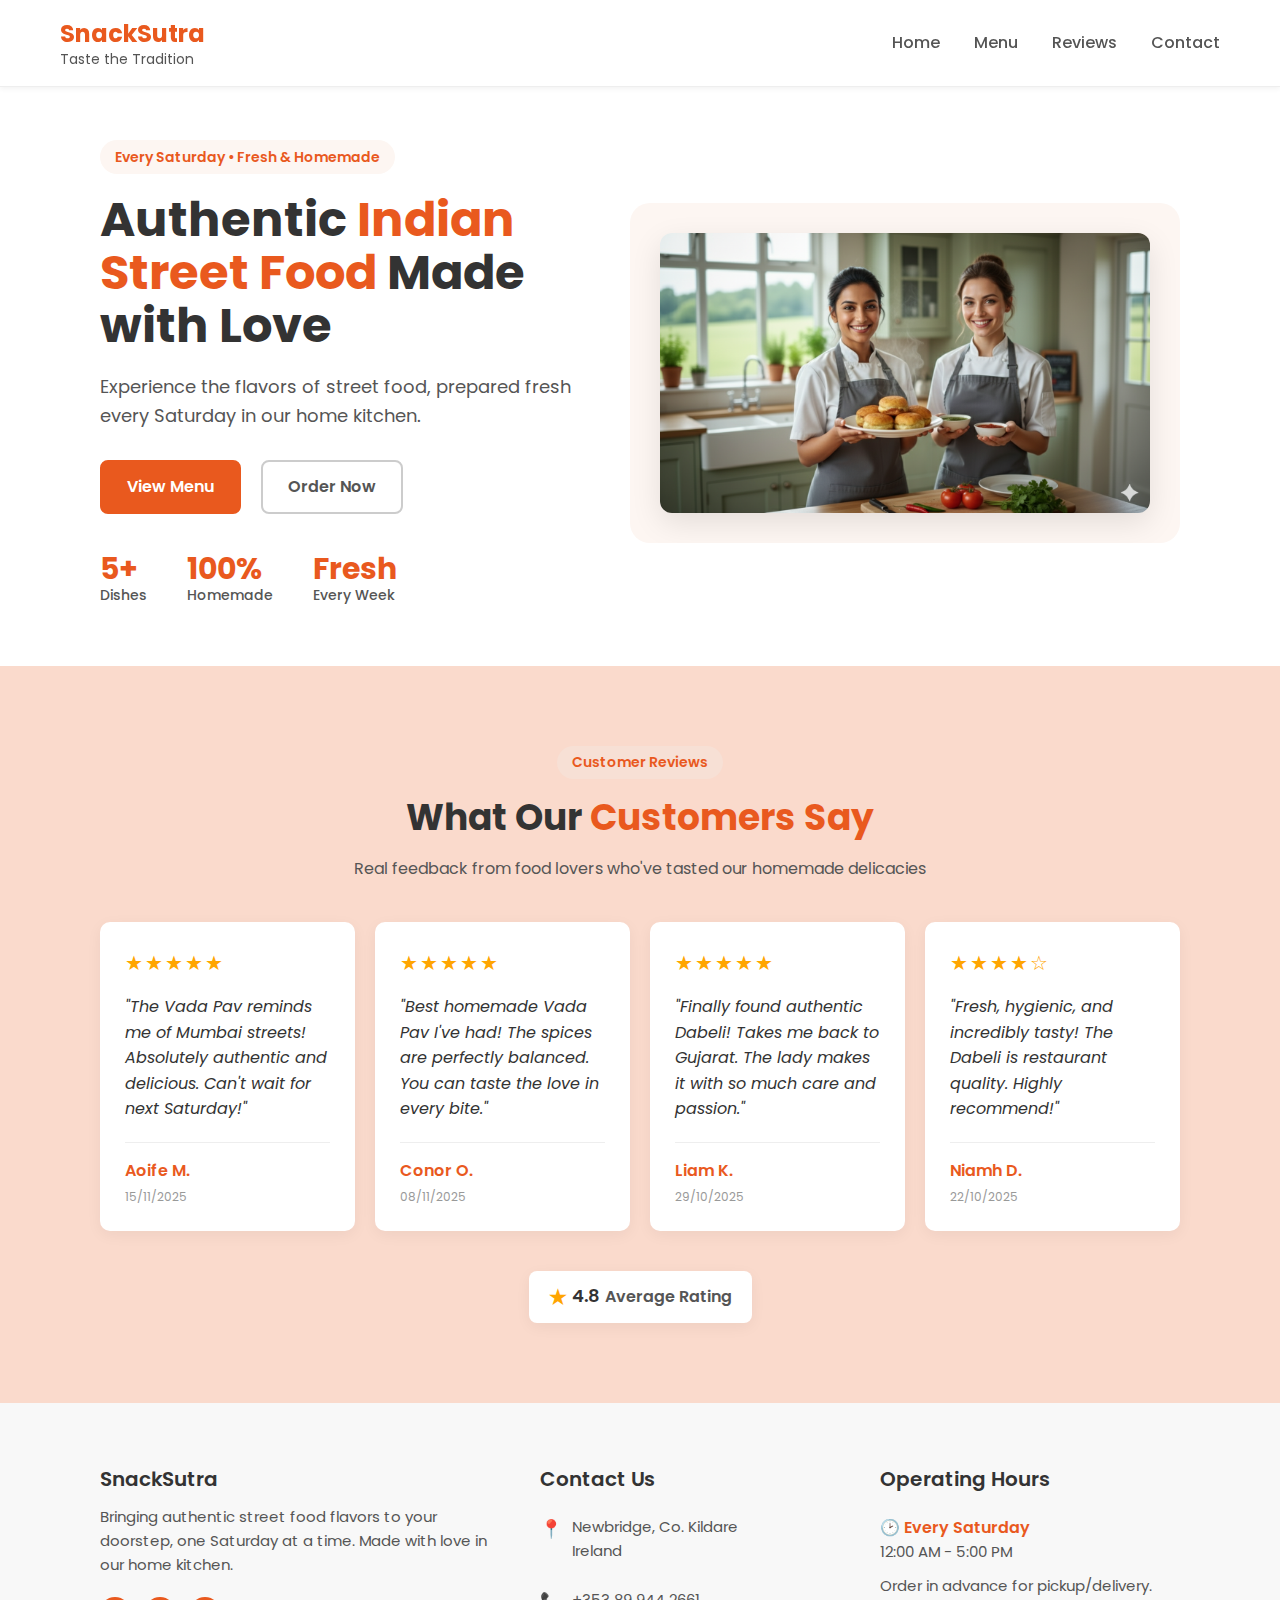
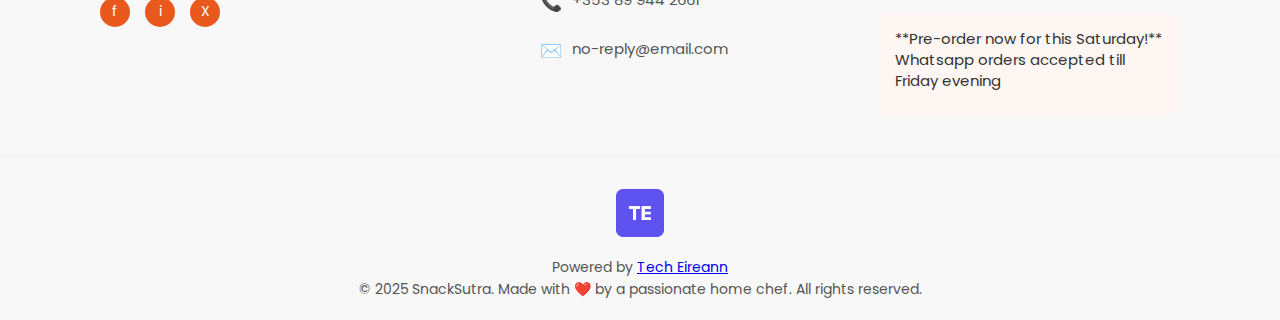
<file: index.html>
<!DOCTYPE html>
<html lang="en">

<head>
    <meta charset="UTF-8">
    <meta name="google-site-verification" content="FhNm3AB33wA0UoeAy8xHzqr9ftUm0bjw6jYN46qaxyM" />
    <meta name="viewport" content="width=device-width, initial-scale=1.0">
    <title>SnackSutra - Taste the Tradition</title>

    <meta name="description" content="Experience the flavors of street food, prepared fresh every Saturday in our home kitchen.">
    <meta name="keywords" content="snack sutra, street food, cloud kitchen, homemade food, Indian food Dublin, Vada Pav, local pickup, weekend specials">
    <link rel="canonical" href="https://snacksutra.techeireann.com/">

    <meta property="og:title" content="SnackSutra | Taste the Tradition">
    <meta property="og:description" content="Homemade Indian street food specials available every weekend.">
    <meta property="og:image" content="https://snacksutra.techeireann.com/assets/hero-image.png">
    <meta property="og:url" content="https://snacksutra.techeireann.com/">
    <meta property="og:type" content="website">

    <link rel="preconnect" href="https://fonts.googleapis.com">
    <link rel="preconnect" href="https://fonts.gstatic.com" crossorigin>
    <link href="https://fonts.googleapis.com/css2?family=Poppins:wght@400;500;600;700&display=swap" rel="stylesheet">

    <link rel="stylesheet" href="css/index.css">
</head>

<!-- Google tag (gtag.js) -->
<script async src="https://www.googletagmanager.com/gtag/js?id=G-PM2L9CE81Z"></script>
<script>
  window.dataLayer = window.dataLayer || [];
  function gtag(){dataLayer.push(arguments);}
  gtag('js', new Date());

  gtag('config', 'G-PM2L9CE81Z');
</script>

<body>

    <header class="header">
        <div class="header-container">
            <div class="logo">
                <a href="#home" class="logo-link">
                    <h1 class="logo-name">business.name</h1>
                    <p class="logo-tagline">business.tagline</p>
                </a>
            </div>

            <button class="menu-toggle" aria-label="Toggle navigation">&#9776; </button>

            <nav class="nav">
                <a href="#home">Home</a>
                <a href="menu.html">Menu</a>
                <a href="#reviews">Reviews</a>
                <a href="#contact">Contact</a>
            </nav>
        </div>
    </header>

    <div id="home" class="spacer"></div>

    <section class="hero-section">
        <div class="hero-content">
            <p class="hero-tag">heroContent.heroTag</p>
            <h2 class="hero-title">heroContent.heroTitle1 <span class="highlight-text">heroContent.heroTitle2</span>
                heroContent.heroTitle3</h2>
            <p class="hero-description">heroContent.heroDescription</p>
            <div class="hero-actions">
                <a href="menu.html" class="btn btn-primary">View Menu</a>
                <a href="menu.html" class="btn btn-secondary">Order Now</a>
            </div>
            <div class="hero-stats">
                <div>
                    <span class="stat-number">5+</span>
                    <span class="stat-text">Dishes</span>
                </div>
                <div>
                    <span class="stat-number">100%</span>
                    <span class="stat-text">Homemade</span>
                </div>
                <div>
                    <span class="stat-number">Fresh</span>
                    <span class="stat-text">Every Week</span>
                </div>
            </div>
        </div>
        <div class="hero-image-container">
            <img class="hero-image" src="assets/hero-image.png" alt="Smiling lady holding a plate of food" class="hero-image">
        </div>
    </section>

    <section id="reviews" class="reviews-section">
        <p class="reviews-tag">Customer Reviews</p>
        <h3 class="reviews-title">What Our <span class="highlight-text">Customers Say</span></h3>
        <p class="reviews-subtitle">Real feedback from food lovers who've tasted our homemade delicacies</p>

        <div class="reviews-grid">
            <div class="review-card">
                <div class="stars">★★★★★</div>
                <p class="review-text">"The Vada Pav reminds me of Mumbai streets! Absolutely authentic and delicious.
                    Can't wait for next Saturday!"</p>
                <div class="reviewer-info">
                    <p class="reviewer-name">Priya Sharma</p>
                    <p class="review-date">2 weeks ago</p>
                </div>
            </div>
        </div>

        <div class="average-rating">
            <span class="rating-star">★</span> <span class="rating-score">5.0</span> Average Rating
        </div>
    </section>

    <footer id="contact" class="footer">
        <div class="footer-container">

            <div class="footer-block about-us">
                <h4 class="footer-title logo-name">business.name</h4>
                <p>home.footerAbout</p>
                <div class="social-links">
                    <a href="social.facebook" class="social-icon">f</a>
                    <a href="social.instagram" class="social-icon">i</a>
                    <a href="social.twitter" class="social-icon">X</a>
                </div>
            </div>

            <div class="footer-block contact-us">
                <h4 class="footer-title">Contact Us</h4>
                <div class="contact-item">
                    <span class="contact-icon">📍</span>
                    <p>business.addressLine1<br>business.addressLine2</p>
                </div>
                <div class="contact-item">
                    <span class="contact-icon">📞</span>
                    <p>business.contactNumber</p>
                </div>
                <div class="contact-item">
                    <span class="contact-icon">✉️</span>
                    <p>business.email</p>
                </div>
            </div>

            <div class="footer-block operating-hours">
                <h4 class="footer-title">Operating Hours</h4>
                <div class="operating-item">
                    <span class="operating-label">🕑 operations.days</span>
                    <p>operations.hours</p>
                </div>
                <p class="order-info">operations.orderInfo</p>
                <div class="pre-order-box">
                    <p class="pre-order-text">operations.preOrderText</p>
                </div>
            </div>

        </div>

        <div class="copyright">
            <a href="https://www.techeireann.com/" target="_blank">
                <img src="assets/te-icon-72x72.png" alt="Tech Éireann Icon" class="tech-icon">
            </a>
            <div>Powered by <a href="https://www.techeireann.com/" target="_blank">Tech Eireann</a></div>
            <p>home.copyright</p>
        </div>

    </footer>

    <script src="js/config.js"></script>
    <script src="js/common.js"></script>
    <script src="js/index.js"></script>
    <script src="js/feedback.js"></script>

</body>

</html>
</file>
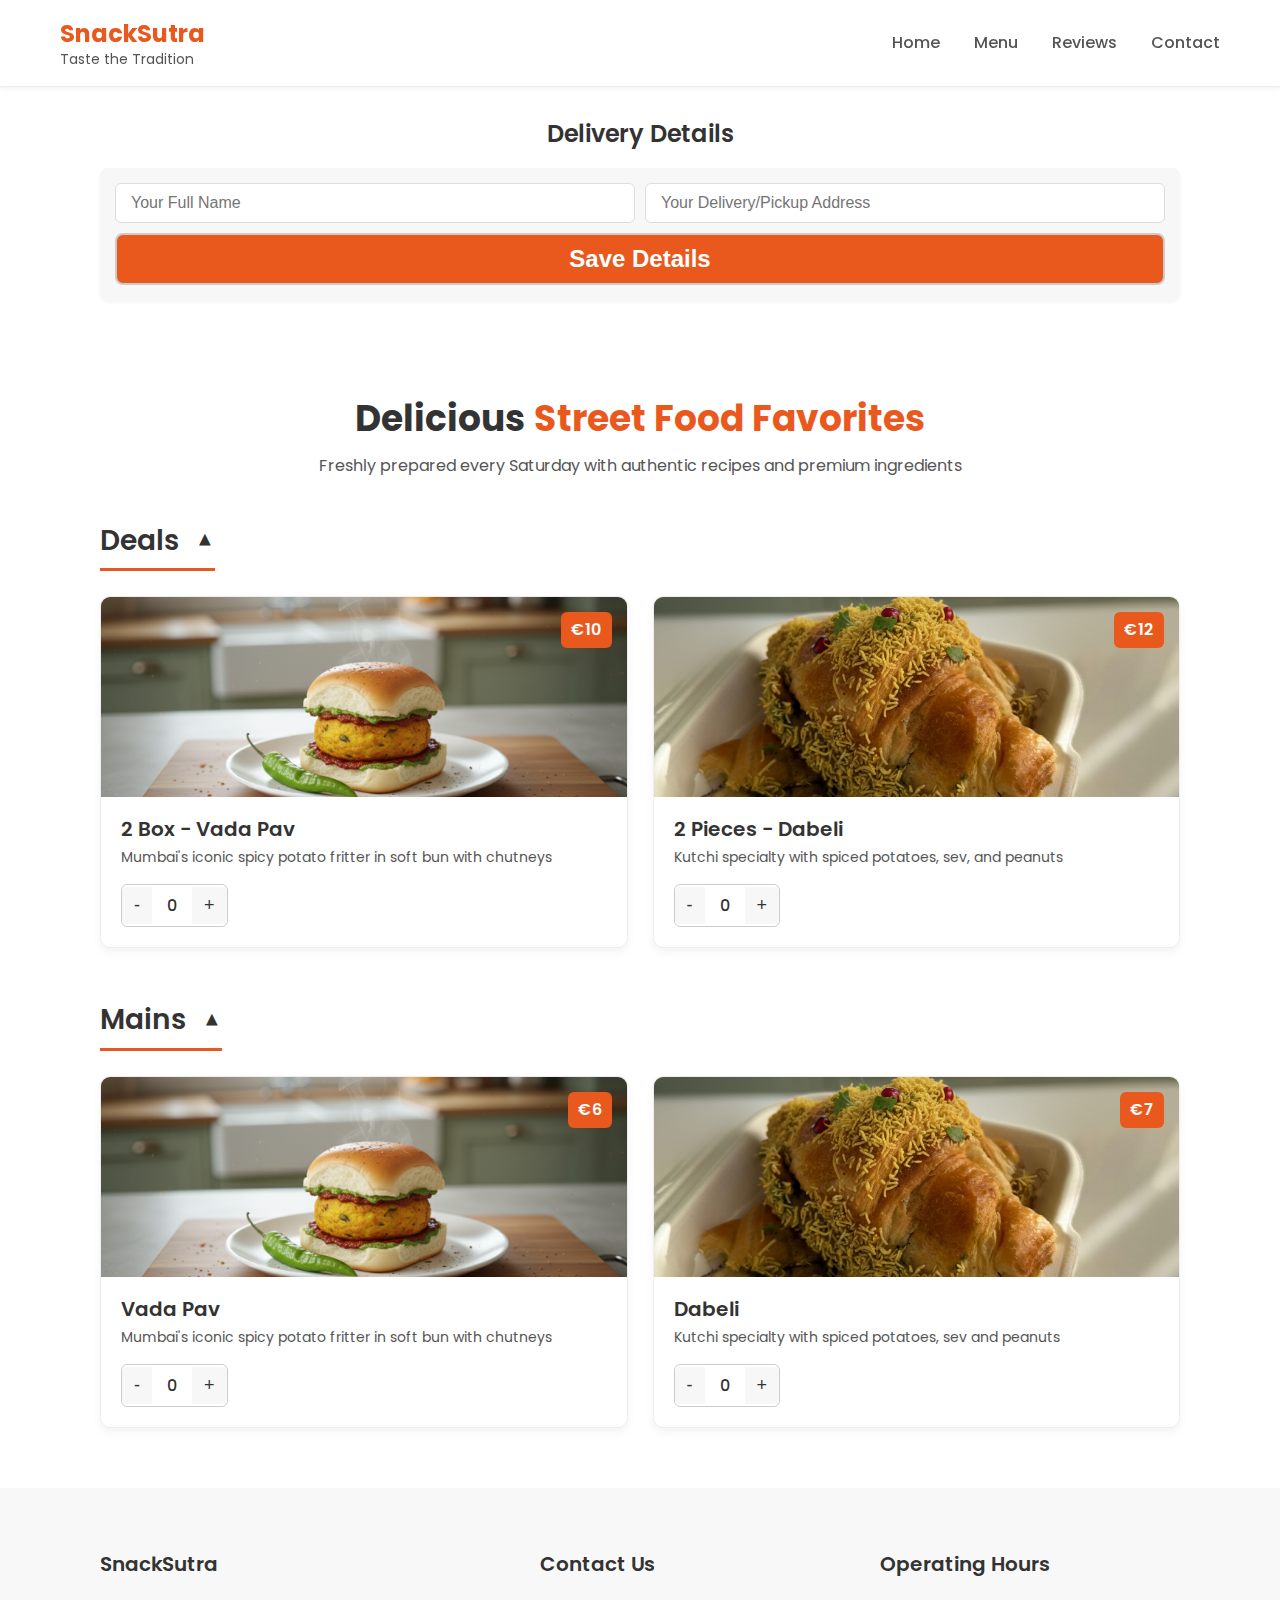
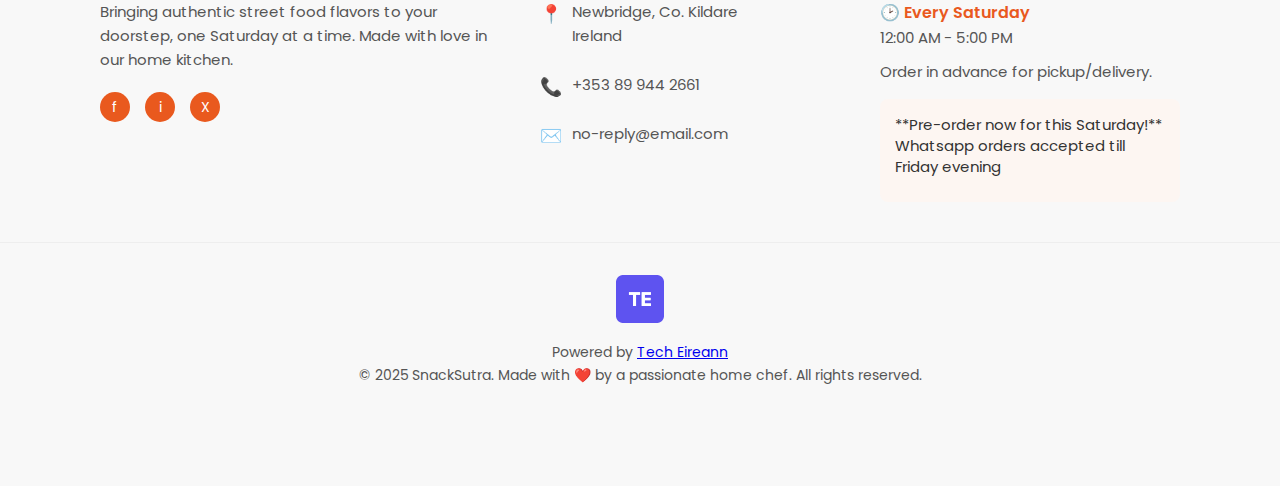
<file: menu.html>
<!DOCTYPE html>
<html lang="en">

<head>
    <meta charset="UTF-8">
    <meta name="google-site-verification" content="FhNm3AB33wA0UoeAy8xHzqr9ftUm0bjw6jYN46qaxyM" />
    <meta name="viewport" content="width=device-width, initial-scale=1.0">
    <title>SnackSutra - Menu</title>

    <meta name="description" content="Experience the flavors of street food, prepared fresh every Saturday in our home kitchen.">
    <meta name="keywords" content="snack sutra, street food, cloud kitchen, homemade food, Indian food Dublin, Vada Pav, local pickup, weekend specials">
    <link rel="canonical" href="https://snacksutra.techeireann.com/">

    <meta property="og:title" content="SnackSutra | Taste the Tradition">
    <meta property="og:description" content="Homemade Indian street food specials available every weekend.">
    <meta property="og:image" content="https://snacksutra.techeireann.com/assets/hero-image.png">
    <meta property="og:url" content="https://snacksutra.techeireann.com/">
    <meta property="og:type" content="website">

    <link rel="preconnect" href="https://fonts.googleapis.com">
    <link rel="preconnect" href="https://fonts.gstatic.com" crossorigin>
    <link href="https://fonts.googleapis.com/css2?family=Poppins:wght@400;500;600;700&display=swap" rel="stylesheet">

    <link rel="stylesheet" href="css/menu.css">
</head>

<!-- Google tag (gtag.js) -->
<script async src="https://www.googletagmanager.com/gtag/js?id=G-PM2L9CE81Z"></script>
<script>
  window.dataLayer = window.dataLayer || [];
  function gtag(){dataLayer.push(arguments);}
  gtag('js', new Date());

  gtag('config', 'G-PM2L9CE81Z');
</script>

<body>

    <header class="header">
        <div class="header-container">
            <div class="logo">
                <a href="index.html" class="logo-link">
                    <h1 class="logo-name">business.name</h1>
                    <p class="logo-tagline">business.tagline</p>
                </a>
            </div>

            <button class="menu-toggle" aria-label="Toggle navigation">&#9776; </button>

            <nav class="nav">
                <a href="index.html">Home</a>
                <a href="#home">Menu</a>
                <a href="index.html#reviews">Reviews</a>
                <a href="#contact">Contact</a>
            </nav>
        </div>
    </header>

    <div id="home" class="spacer"></div>

    <section class="customer-details-section">
        <h3 class="section-heading">Delivery Details</h3>
        <div class="customer-input-container">
            <input type="text" id="customerName" placeholder="Your Full Name" aria-label="Customer Name Input">
            <input type="text" id="customerAddress" placeholder="Your Delivery/Pickup Address" aria-label="Customer Address Input">
            <button id="saveDetailsBtn" class="btn btn-secondary">Save Details</button>
        </div>
        <p id="detailsStatus" class="details-status"></p>
    </section>

    <section class="menu-section">
        <div class="menu-header">
            <h2 class="menu-title">Delicious <span class="highlight-text">Street Food Favorites</span></h2>
            <p class="menu-subtitle">Freshly prepared every Saturday with authentic recipes and premium ingredients</p>
        </div>

        <div class="menu-grid">
        </div>
    </section>

    <div id="cart-summary" class="cart-summary hidden">
        <div class="cart-details" onclick="toggleExpandedCart()">
            <span class="cart-icon">🛒</span>
            <span id="item-count">0 Items</span>
            <span class="separator">|</span>
            <span id="total-price">€0</span>
            <span class="cart-arrow">▲</span>
        </div>
        <button id="checkout-button" class="btn btn-primary" onclick="generateWhatsAppOrder()">Order via
            WhatsApp</button>
    </div>

    <div id="expanded-cart" class="expanded-cart hidden">
        <div class="expanded-cart-content">
            <div class="expanded-cart-header">
                <h3>Your Order Details</h3>
                <button class="close-btn" onclick="toggleExpandedCart()">✕</button>
            </div>

            <div id="cart-item-list" class="cart-item-list">
                <p class="empty-cart-message">Your cart is empty. Add some delicious food!</p>
            </div>

            <div class="expanded-cart-footer">
                <div class="expanded-cart-totals">
                    <button id="clear-cart-btn" class="btn btn-secondary" onclick="clearCart()">Clear Cart</button>
                    <p>Total: <span id="expanded-total-price">€0</span></p>
                </div>
                <button class="btn btn-primary" onclick="generateWhatsAppOrder()">Proceed to WhatsApp Order</button>
            </div>
        </div>
    </div>

    <footer id="contact" class="footer">
        <div class="footer-container">

            <div class="footer-block about-us">
                <h4 class="footer-title logo-name">business.name</h4>
                <p>home.footerAbout</p>
                <div class="social-links">
                    <a href="social.facebook" class="social-icon">f</a>
                    <a href="social.instagram" class="social-icon">i</a>
                    <a href="social.twitter" class="social-icon">X</a>
                </div>
            </div>

            <div class="footer-block contact-us">
                <h4 class="footer-title">Contact Us</h4>
                <div class="contact-item">
                    <span class="contact-icon">📍</span>
                    <p>business.addressLine1<br>business.addressLine2</p>
                </div>
                <div class="contact-item">
                    <span class="contact-icon">📞</span>
                    <p>business.contactNumber</p>
                </div>
                <div class="contact-item">
                    <span class="contact-icon">✉️</span>
                    <p>business.email</p>
                </div>
            </div>

            <div class="footer-block operating-hours">
                <h4 class="footer-title">Operating Hours</h4>
                <div class="operating-item">
                    <span class="operating-label">🕑 operations.days</span>
                    <p>operations.hours</p>
                </div>
                <p class="order-info">operations.orderInfo</p>
                <div class="pre-order-box">
                    <p class="pre-order-text">operations.preOrderText</p>
                </div>
            </div>

        </div>

        <div class="copyright">
            <a href="https://www.techeireann.com/" target="_blank">
                <img src="assets/te-icon-72x72.png" alt="Tech Éireann Icon" class="tech-icon">
            </a>
            <div>Powered by <a href="https://www.techeireann.com/" target="_blank">Tech Eireann</a></div>
            <p>home.copyright</p>
            <div class="spacer"></div>
        </div>

    </footer>

    <script src="js/config.js"></script>
    <script src="js/common.js"></script>
    <script src="js/menu.js"></script>

</body>

</html>
</file>
<file: css/index.css>
/* --- Global Reset & Variables --- */
:root {
    --primary-color: #e9591e;
    --secondary-color: #ffa500;
    --text-color: #333;
    --light-text-color: #555;
    --background-color: #fff;
    --light-background: #fdf6f2;
    --review-background: #fadacc;
    --font-family: 'Poppins', sans-serif;
    --max-width: 1200px;
    --padding-sides: 60px;
}

* {
    margin: 0;
    padding: 0;
    box-sizing: border-box;
}

body {
    font-family: var(--font-family);
    color: var(--text-color);
    background-color: var(--background-color);
    line-height: 1.6;
}

/* --- Utility Classes --- */
.highlight-text {
    color: var(--primary-color);
}

.btn {
    display: inline-block;
    padding: 12px 25px;
    border-radius: 8px;
    text-decoration: none;
    font-weight: 600;
    transition: background-color 0.3s;
    text-align: center;
    white-space: nowrap; /* Prevent button text from wrapping */
}

.btn-primary {
    background-color: var(--primary-color);
    color: #fff;
    border: 2px solid var(--primary-color);
}

.btn-primary:hover {
    background-color: #d8480d;
}

.btn-secondary {
    background-color: #fff;
    color: var(--light-text-color);
    border: 2px solid #ccc;
}

.btn-secondary:hover {
    background-color: #f0f0f0;
}

/* --- Header --- */
/* --- Header Fix (Update this section in menu.css) --- */
.header {
    /* New Properties for Fixed Positioning */
    position: fixed; /* Keep header visible during scroll */
    top: 0;          /* Pin it to the top edge */
    left: 0;         /* Pin it to the left edge */
    width: 100%;     /* Ensure it spans the full width of the viewport */
    z-index: 1000;   /* Ensure it stays on top of other content */
    
    /* Existing Layout Properties (Keep these) */
    display: flex;
    justify-content: space-between;
    align-items: center;
    
    /* Use a background color for visibility over scrolling content */
    background-color: var(--background-color); /* Usually white (#fff) */
    
    /* Max-width logic needs to be handled inside the header or removed */
    /* REMOVE: max-width: var(--max-width); */ 
    
    /* Padding adjustments for the fixed bar */
    padding: 15px var(--padding-sides);
    border-bottom: 1px solid #eee;
    
    /* Add a subtle shadow to lift it off the page */
    box-shadow: 0 2px 5px rgba(0,0,0,0.05); 
}

/* Add a container inside the header to maintain max-width centering */
.header-container {
    max-width: var(--max-width);
    width: 100%;
    margin: 0 auto;
    display: flex;
    justify-content: space-between;
    align-items: center;
}

.logo-name {
    font-size: 24px;
    font-weight: 700;
    color: var(--primary-color);
}

.logo-tagline {
    font-size: 14px;
    color: var(--light-text-color);
    margin-top: -5px;
}

/* --- CSS Fix for Logo Link --- */
.logo-link {
    text-decoration: none; /* Removes underline from the link */
    color: inherit;      /* Ensures text color is inherited, usually fine, but good practice */
}

/* Optional: If you want the whole logo area to highlight on hover */
.logo-link:hover .logo-name {
    color: var(--primary-color); /* Matches your primary color hover style */
}

.nav a {
    margin-left: 30px;
    text-decoration: none;
    color: var(--light-text-color);
    font-weight: 500;
    transition: color 0.3s;
}

.nav a:hover {
    color: var(--primary-color);
}

/* Hamburge menu */
/* --- Desktop & General Styles --- */
.menu-toggle {
    display: none; /* Hidden on desktop */
    background: none;
    border: none;
    font-size: 30px;
    cursor: pointer;
    color: var(--primary-color);
}

/* Spacer after header */
.spacer {
    height: 80px; /* Adjust this value if your header height changes */
    width: 100%;
}

/* Hamburger menu - END */

/* --- Hero Section --- */
.hero-section {
    max-width: var(--max-width);
    margin: 60px auto;
    padding: 0 var(--padding-sides);
    display: flex;
    align-items: center;
    gap: 40px;
}

.hero-content {
    flex: 1;
}

.hero-image-container {
    flex: 1;
    background: var(--light-background);
    border-radius: 20px;
    padding: 30px;
    position: relative;
    overflow: hidden;
}

.hero-image {
    width: 100%;
    height: auto;
    display: block;
    border-radius: 12px;
    box-shadow: 0 10px 30px rgba(0,0,0,0.1);
}

.hero-tag {
    display: inline-block;
    background-color: var(--light-background);
    color: var(--primary-color);
    padding: 6px 15px;
    border-radius: 20px;
    font-weight: 600;
    font-size: 14px;
    margin-bottom: 20px;
}

.hero-title {
    font-size: 48px;
    font-weight: 700;
    line-height: 1.1;
    margin-bottom: 20px;
}

.hero-description {
    font-size: 18px;
    color: var(--light-text-color);
    margin-bottom: 30px;
}

.hero-actions {
    display: flex;
    gap: 20px;
    margin-bottom: 40px;
}

.hero-stats {
    display: flex;
    gap: 40px;
}

.hero-stats div {
    display: flex;
    flex-direction: column;
    text-align: left;
}

.stat-number {
    font-size: 30px;
    font-weight: 700;
    color: var(--primary-color);
    line-height: 1;
}

.stat-text {
    font-size: 14px;
    color: var(--light-text-color);
    font-weight: 500;
}

/* --- Reviews Section --- */
.reviews-section {
    padding: 80px 0;
    background-color: var(--review-background);
    text-align: center;
}

.reviews-tag {
    display: inline-block;
    background-color: #f7e0d5;
    color: var(--primary-color);
    padding: 5px 15px;
    border-radius: 20px;
    font-size: 14px;
    font-weight: 600;
    margin-bottom: 10px;
}

.reviews-title {
    font-size: 36px;
    font-weight: 700;
    margin-bottom: 10px;
}

.reviews-subtitle {
    font-size: 16px;
    color: var(--light-text-color);
    margin-bottom: 40px;
}

.reviews-grid {
    max-width: var(--max-width);
    margin: 0 auto;
    padding: 0 var(--padding-sides);
    display: grid;
    grid-template-columns: repeat(4, 1fr);
    gap: 20px;
    margin-bottom: 40px;
}

.review-card {
    background-color: #fff;
    padding: 25px;
    border-radius: 10px;
    text-align: left;
    box-shadow: 0 4px 15px rgba(0,0,0,0.05);
}

.stars {
    color: var(--secondary-color);
    font-size: 20px;
    letter-spacing: 2px;
    margin-bottom: 15px;
}

.review-text {
    font-size: 16px;
    font-style: italic;
    color: var(--text-color);
    margin-bottom: 20px;
    min-height: 90px; /* Ensure uniform height */
}

.reviewer-info {
    border-top: 1px solid #eee;
    padding-top: 15px;
}

.reviewer-name {
    font-weight: 600;
    color: var(--primary-color);
    margin-bottom: 3px;
}

.review-date {
    font-size: 12px;
    color: #999;
}

.average-rating {
    display: inline-flex;
    align-items: center;
    background-color: #fff;
    padding: 10px 20px;
    border-radius: 8px;
    font-weight: 600;
    color: var(--light-text-color);
    box-shadow: 0 4px 15px rgba(0,0,0,0.05);
}

.rating-star {
    color: var(--secondary-color);
    font-size: 20px;
    margin-right: 5px;
}

.rating-score {
    font-size: 18px;
    color: var(--text-color);
    margin-right: 5px;
}

/* --- Footer --- */
.footer {
    padding-top: 60px;
    background-color: #f8f8f8;
}

.footer-container {
    max-width: var(--max-width);
    margin: 0 auto;
    padding: 0 var(--padding-sides) 40px;
    display: grid;
    grid-template-columns: 2fr 1.5fr 1.5fr;
    gap: 40px;
}

.footer-block {
    padding: 0;
}

.footer-title {
    font-size: 20px;
    font-weight: 600;
    margin-bottom: 20px;
    color: var(--text-color);
}

.footer-block p {
    font-size: 15px;
    color: var(--light-text-color);
    margin-bottom: 10px;
}

.about-us .logo-name {
    color: var(--text-color);
    margin-bottom: 10px;
}

.social-links {
    margin-top: 20px;
    display: flex;
    gap: 15px;
}

.social-icon {
    display: flex;
    justify-content: center;
    align-items: center;
    width: 30px;
    height: 30px;
    border-radius: 50%;
    background-color: var(--primary-color);
    color: #fff;
    text-decoration: none;
    font-size: 14px;
}

.contact-item {
    display: flex;
    align-items: flex-start;
    margin-bottom: 15px;
}

.contact-icon {
    font-size: 18px;
    margin-right: 10px;
    line-height: 1.5;
}

.operating-item {
    margin-bottom: 10px;
}

.operating-label {
    font-weight: 600;
    color: var(--primary-color);
    display: block;
}

.pre-order-box {
    background-color: var(--light-background);
    padding: 15px;
    border-radius: 8px;
    margin-top: 15px;
}

.pre-order-text {
    font-size: 14px;
    color: var(--text-color) !important;
    line-height: 1.4;
    font-weight: 400;
}

.pre-order-text strong {
    font-weight: 700;
}

.copyright {
    text-align: center;
    padding: 20px var(--padding-sides);
    border-top: 1px solid #eee;
    font-size: 14px;
    color: var(--light-text-color);
}


/* ------------------------------------------------------------------- */
/* --- 📱 RESPONSIVENESS (Media Queries) --- */
/* ------------------------------------------------------------------- */


/* Tablet View (Max-width: 992px) */
@media (max-width: 992px) {
    :root {
        --padding-sides: 40px;
    }

    /* Header */
    .nav a {
        margin-left: 20px;
        font-size: 14px;
    }

    /* Hero Section */
    .hero-section {
        flex-direction: column-reverse; /* Put image first on mobile */
        text-align: center;
    }

    .hero-content {
        text-align: center;
        padding-top: 40px;
    }

    .hero-title {
        font-size: 40px;
    }

    .hero-image-container {
        padding: 20px;
        width: 80%; /* Limit width of image container */
        margin: 0 auto;
    }

    .hero-actions {
        justify-content: center;
    }

    .hero-stats {
        justify-content: center;
    }
    
    /* Reviews Section */
    .reviews-grid {
        grid-template-columns: repeat(2, 1fr); /* 2 columns for tablet */
    }

    .review-text {
        min-height: auto; /* Allow height to adjust */
    }

    /* Footer */
    .footer-container {
        grid-template-columns: 1fr 1fr; /* 2 columns for tablet */
        gap: 30px;
    }
}


/* Mobile View (Max-width: 600px) */
@media (max-width: 600px) {
    :root {
        --padding-sides: 20px;
    }

    /* Header */
    .header {
        flex-direction: column;
        align-items: flex-start;
        padding-bottom: 10px;
    }

    .nav {
        margin-top: 10px;
        width: 100%;
        display: flex;
        justify-content: space-between;
    }

    .nav a {
        margin-left: 0;
        font-size: 13px;
    }

    .header-container {
        /* Ensure the logo and toggle button are separated */
        justify-content: space-between;
        width: 100%;
    }

    /* 1. Show the Hamburger Button */
    .menu-toggle {
        display: block; /* Show on mobile */
    }

    /* 2. Style the Navigation */
    .nav {
        /* Position the menu off-screen to the left/right */
        position: absolute;
        top: 65px; /* Adjust based on your header's fixed height */
        left: 0;
        width: 100%;
        height: auto; /* Take only the height needed for content */
        background-color: var(--background-color);
        box-shadow: 0 5px 10px rgba(0,0,0,0.1);
        padding: 10px 0;
        
        /* Make it display vertically */
        flex-direction: column;
        
        /* Initial state: Hidden off-screen */
        transform: translateX(-100%); 
        transition: transform 0.3s ease-out;
    }
    
    /* 3. Style the Navigation Links */
    .nav a {
        margin: 0; /* Remove horizontal margin */
        padding: 12px 20px;
        border-bottom: 1px solid #eee;
        text-align: left;
        width: 100%;
    }
    
    /* 4. State when the menu is active/open */
    .nav.open {
        transform: translateX(0); /* Slide into view */
    }
    
    /* Hero Section */
    .hero-section {
        margin: 40px auto;
    }

    .hero-title {
        font-size: 32px;
    }

    .hero-description {
        font-size: 16px;
    }

    .hero-actions {
        flex-direction: column;
        gap: 10px;
    }
    
    .hero-image-container {
        width: 100%;
    }

    .hero-stats {
        flex-wrap: wrap;
        justify-content: space-around;
        gap: 20px;
    }

    /* Reviews Section */
    .reviews-section {
        padding: 50px 0;
    }

    .reviews-title {
        font-size: 28px;
    }

    .reviews-grid {
        grid-template-columns: 1fr; /* 1 column for mobile */
    }

    /* Footer */
    .footer-container {
        grid-template-columns: 1fr; /* Single column stack for mobile */
        padding-bottom: 20px;
    }

    .footer-title {
        margin-top: 20px;
    }
}
</file>
<file: css/menu.css>
/* --- Global Reset & Variables --- */
:root {
    --primary-color: #e9591e;
    --secondary-color: #ffa500;
    --text-color: #333;
    --light-text-color: #555;
    --background-color: #fff;
    --light-background: #fdf6f2;
    --review-background: #fff8f5;
    --card-hover: #ffead8;
    --font-family: 'Poppins', sans-serif;
    --max-width: 1200px;
    --padding-sides: 60px;
}

* {
    margin: 0;
    padding: 0;
    box-sizing: border-box;
}

body {
    font-family: var(--font-family);
    color: var(--text-color);
    background-color: var(--background-color);
    line-height: 1.6;
}

/* --- Utility Classes --- */
.highlight-text {
    color: var(--primary-color);
}

.btn {
    display: inline-block;
    padding: 12px 25px;
    border-radius: 8px;
    text-decoration: none;
    font-weight: 600;
    transition: background-color 0.3s;
    text-align: center;
    white-space: nowrap;
}

.btn-primary {
    background-color: var(--primary-color);
    color: #fff;
    border: 2px solid var(--primary-color);
}

.btn-primary:hover {
    background-color: #d8480d;
}

.btn-secondary {
    background-color: #fff;
    color: var(--light-text-color);
    border: 2px solid #ccc;
    padding: 10px 20px;
    /* Adjusted padding for footer button */
}

.btn-secondary:hover {
    background-color: #f0f0f0;
}


/* --- Header (Reused) --- */
/* --- Header Fix (Update this section in menu.css) --- */
.header {
    /* New Properties for Fixed Positioning */
    position: fixed;
    /* Keep header visible during scroll */
    top: 0;
    /* Pin it to the top edge */
    left: 0;
    /* Pin it to the left edge */
    width: 100%;
    /* Ensure it spans the full width of the viewport */
    z-index: 1000;
    /* Ensure it stays on top of other content */

    /* Existing Layout Properties (Keep these) */
    display: flex;
    justify-content: space-between;
    align-items: center;

    /* Use a background color for visibility over scrolling content */
    background-color: var(--background-color);
    /* Usually white (#fff) */

    /* Max-width logic needs to be handled inside the header or removed */
    /* REMOVE: max-width: var(--max-width); */

    /* Padding adjustments for the fixed bar */
    padding: 15px var(--padding-sides);
    border-bottom: 1px solid #eee;

    /* Add a subtle shadow to lift it off the page */
    box-shadow: 0 2px 5px rgba(0, 0, 0, 0.05);
}

/* Add a container inside the header to maintain max-width centering */
.header-container {
    max-width: var(--max-width);
    width: 100%;
    margin: 0 auto;
    display: flex;
    justify-content: space-between;
    align-items: center;
}

.logo-name {
    font-size: 24px;
    font-weight: 700;
    color: var(--primary-color);
}

.logo-tagline {
    font-size: 14px;
    color: var(--light-text-color);
    margin-top: -5px;
}

/* --- CSS Fix for Logo Link --- */
.logo-link {
    text-decoration: none; /* Removes underline from the link */
    color: inherit;      /* Ensures text color is inherited, usually fine, but good practice */
}

/* Optional: If you want the whole logo area to highlight on hover */
.logo-link:hover .logo-name {
    color: var(--primary-color); /* Matches your primary color hover style */
}

.nav a {
    margin-left: 30px;
    text-decoration: none;
    color: var(--light-text-color);
    font-weight: 500;
    transition: color 0.3s;
}

.nav a:hover {
    color: var(--primary-color);
}

/* Hamburge menu */
/* --- Desktop & General Styles --- */
.menu-toggle {
    display: none;
    /* Hidden on desktop */
    background: none;
    border: none;
    font-size: 30px;
    cursor: pointer;
    color: var(--primary-color);
}

.spacer {
    height: 80px;
    /* Adjust this value if your header height changes */
    width: 100%;
}

/* --- Customer Details Section Styles --- */

/* --- Styling for the new Heading --- */
.customer-details-section .section-heading {
    text-align: center; /* Center the heading text */
    font-size: 24px;
    font-weight: 600;
    color: var(--text-color); /* Use your primary text color */
    margin-top: 35px; /* Spacing between heading and input fields */
    margin-bottom: 15px; /* Spacing between heading and input fields */
}

/* Optional: Adjust container padding if needed, though 15px should be fine */
.customer-details-section {
    padding: 20px var(--padding-sides); /* Add a bit more vertical padding to the section */
    /* ... rest of .customer-details-section styles ... */
}

.customer-details-section {
    width: 100%;
    max-width: var(--max-width); 
    margin: 20px auto 0;
    padding: 0 var(--padding-sides);
}

.customer-input-container {
    display: flex;
    flex-wrap: wrap; /* Allows fields to stack on mobile */
    gap: 10px;
    background-color: #f7f7f7;
    padding: 15px;
    border-radius: 8px;
    box-shadow: 0 2px 4px rgba(0, 0, 0, 0.05);
}

.customer-input-container input[type="text"] {
    flex: 1 1 45%; /* Allows two fields per row on desktop */
    padding: 10px 15px;
    border: 1px solid #ddd;
    border-radius: 6px;
    font-size: 16px;
    transition: border-color 0.3s;
}

#saveDetailsBtn {
    font-size: 24px;
    font-weight: 600;
    padding: 10px 20px;
    white-space: nowrap; 
    width: 100%;
    color: var(--background-color);
    background-color: var(--primary-color);
}

.details-status {
    text-align: center;
    margin-top: 10px;
    font-size: 14px;
    min-height: 20px; /* Reserves space to prevent layout jump */
}

/* Mobile Adjustments: Stack inputs vertically */
@media (max-width: 600px) {
    .customer-input-container input[type="text"] {
        flex: 1 1 100%; /* Full width on mobile */
    }
    #saveDetailsBtn {
        width: 100%;
    }
}

/* Customer Details - END */


/* ------------------------------------------------------------------ */
/* --- MENU SECTION & ITEMS --- */
/* ------------------------------------------------------------------ */

.menu-section {
    max-width: var(--max-width);
    margin: 60px auto;
    padding: 0 var(--padding-sides);
}

.menu-header {
    text-align: center;
    margin-bottom: 40px;
}

.menu-title {
    font-size: 36px;
    font-weight: 700;
    margin-bottom: 5px;
}

.menu-subtitle {
    color: var(--light-text-color);
    font-size: 16px;
}

.menu-grid {
    display: grid;
    grid-template-columns: 1fr;
    gap: 50px;
}

/* Collapsible Category Header */
.category-header {
    display: flex;
    align-items: center;
    cursor: pointer;
    margin-bottom: 25px;
    padding-bottom: 5px;
    border-bottom: 3px solid var(--primary-color);
    width: fit-content;
}

.category-heading {
    font-size: 28px;
    font-weight: 600;
    color: var(--text-color);
    margin-bottom: 0;
}

.toggle-icon {
    font-size: 20px;
    margin-left: 15px;
    transition: transform 0.3s;
}

/* Rotate icon when section is expanded/contracted */
.category-header .toggle-icon {
    transform: rotate(180deg);
    /* Default state (expanded) */
}


.category-items {
    display: grid;
    grid-template-columns: repeat(auto-fit, minmax(300px, 1fr));
    gap: 30px 25px;
    transition: all 0.3s ease-out;
}

.category-items.collapsed {
    display: none;
}

.category-header .toggle-icon {
    transform: rotate(180deg);
}

.category-items.collapsed+.category-header .toggle-icon {
    transform: rotate(0deg);
}


/* Menu Item Card */
.menu-card {
    background-color: #fff;
    border: 1px solid #eee;
    border-radius: 10px;
    overflow: hidden;
    display: flex;
    flex-direction: column;
    box-shadow: 0 4px 10px rgba(0, 0, 0, 0.05);
    transition: box-shadow 0.3s, background-color 0.3s;
}

.menu-card:hover {
    box-shadow: 0 8px 20px rgba(0, 0, 0, 0.1);
    background-color: var(--review-background);
}

.item-image-container {
    position: relative;
    height: 200px;
    overflow: hidden;
}

.item-image {
    width: 100%;
    height: 100%;
    object-fit: cover;
    display: block;
}

.item-price {
    position: absolute;
    top: 15px;
    right: 15px;
    background-color: var(--primary-color);
    color: #fff;
    font-weight: 600;
    padding: 5px 10px;
    border-radius: 6px;
    font-size: 16px;
}

.item-content {
    padding: 20px;
    display: flex;
    flex-direction: column;
    flex-grow: 1;
}

.item-name {
    font-size: 20px;
    font-weight: 600;
    margin-bottom: 5px;
    line-height: 1.2;
}

.item-description {
    font-size: 14px;
    color: var(--light-text-color);
    margin-bottom: 15px;
    flex-grow: 1;
}

.quantity-controls {
    display: flex;
    justify-content: flex-start;
    /* Only the quantity group now */
    align-items: center;
    margin-top: auto;
}

.quantity-input-group {
    display: flex;
    align-items: center;
    border: 1px solid #ccc;
    border-radius: 6px;
    overflow: hidden;
}

.qty-btn {
    background: #f7f7f7;
    border: none;
    color: var(--text-color);
    padding: 8px 12px;
    font-size: 18px;
    font-weight: 500;
    cursor: pointer;
    transition: background 0.2s;
}

.qty-btn:hover {
    background: #e9e9e9;
}

.qty-display {
    padding: 8px 15px;
    font-size: 16px;
    font-weight: 500;
    width: 40px;
    text-align: center;
}


/* ------------------------------------------------------------------ */
/* --- MINIMIZED CART SUMMARY (Sticky Footer) --- */
/* ------------------------------------------------------------------ */
.cart-summary {
    position: fixed;
    bottom: 0;
    left: 0;
    width: 100%;
    background-color: var(--primary-color);
    color: #fff;
    padding: 15px var(--padding-sides);
    display: flex;
    justify-content: space-between;
    align-items: center;
    box-shadow: 0 -5px 15px rgba(0, 0, 0, 0.1);
    z-index: 1000;
}

.cart-summary.hidden {
    display: none;
}

.cart-details {
    display: flex;
    align-items: center;
    font-size: 18px;
    font-weight: 600;
    cursor: pointer;
}

.cart-icon {
    font-size: 24px;
    margin-right: 15px;
}

.separator {
    margin: 0 15px;
    opacity: 0.5;
}

#total-price {
    font-size: 20px;
}

.cart-summary .btn-primary {
    background-color: #fff;
    color: var(--primary-color);
    font-weight: 700;
    padding: 10px 25px;
}

.cart-summary .btn-primary:hover {
    background-color: #f0f0f0;
}

.cart-arrow {
    font-size: 14px;
    margin-left: 10px;
    transition: transform 0.3s;
}


/* ------------------------------------------------------------------ */
/* --- EXPANDED CART MODAL (New) --- */
/* ------------------------------------------------------------------ */
.expanded-cart {
    position: fixed;
    top: 0;
    left: 0;
    width: 100%;
    height: 100%;
    background-color: rgba(0, 0, 0, 0.7);
    z-index: 2000;
    display: flex;
    justify-content: center;
    align-items: center;
    animation: fadeIn 0.3s ease-out;
}

.expanded-cart.hidden {
    display: none;
}

@keyframes fadeIn {
    from {
        opacity: 0;
    }

    to {
        opacity: 1;
    }
}

.expanded-cart-content {
    background-color: #fff;
    border-radius: 10px;
    width: 90%;
    max-width: 600px;
    max-height: 80vh;
    display: flex;
    flex-direction: column;
    animation: slideUp 0.3s ease-out;
}

@keyframes slideUp {
    from {
        transform: translateY(50px);
        opacity: 0;
    }

    to {
        transform: translateY(0);
        opacity: 1;
    }
}

.expanded-cart-header {
    display: flex;
    justify-content: space-between;
    align-items: center;
    padding: 20px;
    border-bottom: 1px solid #eee;
}

.expanded-cart-header h3 {
    font-weight: 700;
    color: var(--primary-color);
}

.close-btn {
    background: none;
    border: none;
    font-size: 24px;
    cursor: pointer;
    color: var(--light-text-color);
    line-height: 1;
}

.cart-item-list {
    flex-grow: 1;
    overflow-y: auto;
    padding: 20px;
}

.empty-cart-message {
    text-align: center;
    padding: 40px;
    color: var(--light-text-color);
    font-style: italic;
}

.cart-item {
    display: flex;
    justify-content: space-between;
    align-items: center;
    padding: 15px 0;
    border-bottom: 1px dashed #ddd;
}

.cart-item:last-child {
    border-bottom: none;
}

.cart-item-details {
    flex-grow: 1;
    padding-right: 15px;
}

.cart-item-name {
    font-weight: 600;
    font-size: 16px;
}

.cart-item-price {
    font-size: 14px;
    color: var(--light-text-color);
}

.cart-item-controls {
    display: flex;
    align-items: center;
}

.cart-item-subtotal {
    font-weight: 600;
    color: var(--text-color);
}

/* Reusing quantity input group for cart */
.cart-item-controls .quantity-input-group {
    margin-right: 15px;
}


.expanded-cart-footer {
    padding: 20px;
    border-top: 1px solid #eee;
}

.expanded-cart-totals {
    display: flex;
    justify-content: space-between;
    align-items: center;
    margin-bottom: 15px;
    font-size: 18px;
    font-weight: 600;
}

.expanded-cart-totals span {
    color: var(--primary-color);
    font-size: 22px;
}

/* ------------------------------------------------------------------ */
/* --- FOOTER (Reused) --- */
/* ------------------------------------------------------------------ */
.footer {
    padding-top: 60px;
    background-color: #f8f8f8;
}

.footer-container {
    max-width: var(--max-width);
    margin: 0 auto;
    padding: 0 var(--padding-sides) 40px;
    display: grid;
    grid-template-columns: 2fr 1.5fr 1.5fr;
    gap: 40px;
}

.footer-block {
    padding: 0;
}

.footer-title {
    font-size: 20px;
    font-weight: 600;
    margin-bottom: 20px;
    color: var(--text-color);
}

.footer-block p {
    font-size: 15px;
    color: var(--light-text-color);
    margin-bottom: 10px;
}

.social-links {
    margin-top: 20px;
    display: flex;
    gap: 15px;
}

.social-icon {
    display: flex;
    justify-content: center;
    align-items: center;
    width: 30px;
    height: 30px;
    border-radius: 50%;
    background-color: var(--primary-color);
    color: #fff;
    text-decoration: none;
    font-size: 14px;
}

.contact-item {
    display: flex;
    align-items: flex-start;
    margin-bottom: 15px;
}

.contact-icon {
    font-size: 18px;
    margin-right: 10px;
    line-height: 1.5;
}


.operating-item {
    margin-bottom: 10px;
}

.operating-label {
    font-weight: 600;
    color: var(--primary-color);
    display: block;
}

.pre-order-box {
    background-color: var(--light-background);
    padding: 15px;
    border-radius: 8px;
    margin-top: 15px;
}

.pre-order-text {
    font-size: 14px;
    color: var(--text-color) !important;
    line-height: 1.4;
    font-weight: 400;
}

.pre-order-text strong {
    font-weight: 700;
}

/* (All other footer styles omitted for brevity, assuming they are in the file) */
/* ... existing footer styles ... */

.copyright {
    text-align: center;
    padding: 20px var(--padding-sides);
    border-top: 1px solid #eee;
    font-size: 14px;
    color: var(--light-text-color);
}

/* ------------------------------------------------------------------ */
/* --- MOBILE RESPONSIVENESS (Adjusted) --- */
/* ------------------------------------------------------------------ */
@media (max-width: 992px) {
    :root {
        --padding-sides: 40px;
    }

    .nav a {
        margin-left: 20px;
        font-size: 14px;
    }

    .menu-title {
        font-size: 32px;
    }

    .category-items {
        grid-template-columns: repeat(auto-fit, minmax(280px, 1fr));
    }

    .footer-container {
        grid-template-columns: 1fr 1fr;
        gap: 30px;
    }
}

@media (max-width: 600px) {
    :root {
        --padding-sides: 20px;
    }

    .header {
        flex-direction: column;
        align-items: flex-start;
        padding-bottom: 10px;
    }

    .nav {
        margin-top: 10px;
        width: 100%;
        display: flex;
        justify-content: space-between;
    }

    .nav a {
        margin-left: 0;
        font-size: 13px;
    }

    .header-container {
        /* Ensure the logo and toggle button are separated */
        justify-content: space-between;
        width: 100%;
    }

    /* 1. Show the Hamburger Button */
    .menu-toggle {
        display: block;
        /* Show on mobile */
    }

    /* 2. Style the Navigation */
    .nav {
        /* Position the menu off-screen to the left/right */
        position: absolute;
        top: 65px;
        /* Adjust based on your header's fixed height */
        left: 0;
        width: 100%;
        height: auto;
        /* Take only the height needed for content */
        background-color: var(--background-color);
        box-shadow: 0 5px 10px rgba(0, 0, 0, 0.1);
        padding: 10px 0;

        /* Make it display vertically */
        flex-direction: column;

        /* Initial state: Hidden off-screen */
        transform: translateX(-100%);
        transition: transform 0.3s ease-out;
    }

    /* 3. Style the Navigation Links */
    .nav a {
        margin: 0;
        /* Remove horizontal margin */
        padding: 12px 20px;
        border-bottom: 1px solid #eee;
        text-align: left;
        width: 100%;
    }

    /* 4. State when the menu is active/open */
    .nav.open {
        transform: translateX(0);
        /* Slide into view */
    }

    .menu-title {
        font-size: 28px;
    }

    .category-heading {
        font-size: 24px;
    }

    .category-items {
        grid-template-columns: 1fr;
    }

    .footer-container {
        grid-template-columns: 1fr;
        padding-bottom: 20px;
    }

    .footer-title {
        margin-top: 20px;
    }

    /* Mobile Cart Summary */
    .cart-summary {
        padding: 10px 20px;
        font-size: 14px;
    }

    .cart-summary .btn-primary {
        padding: 8px 12px;
        font-size: 14px;
    }

    /* Mobile Expanded Cart */
    .expanded-cart-content {
        max-width: 100%;
        max-height: 100%;
        border-radius: 0;
    }

    .cart-item {
        flex-wrap: wrap;
        gap: 5px;
    }

    .cart-item-name {
        width: 100%;
    }

    .cart-item-controls {
        flex-grow: 1;
        justify-content: flex-end;
    }
}
</file>
